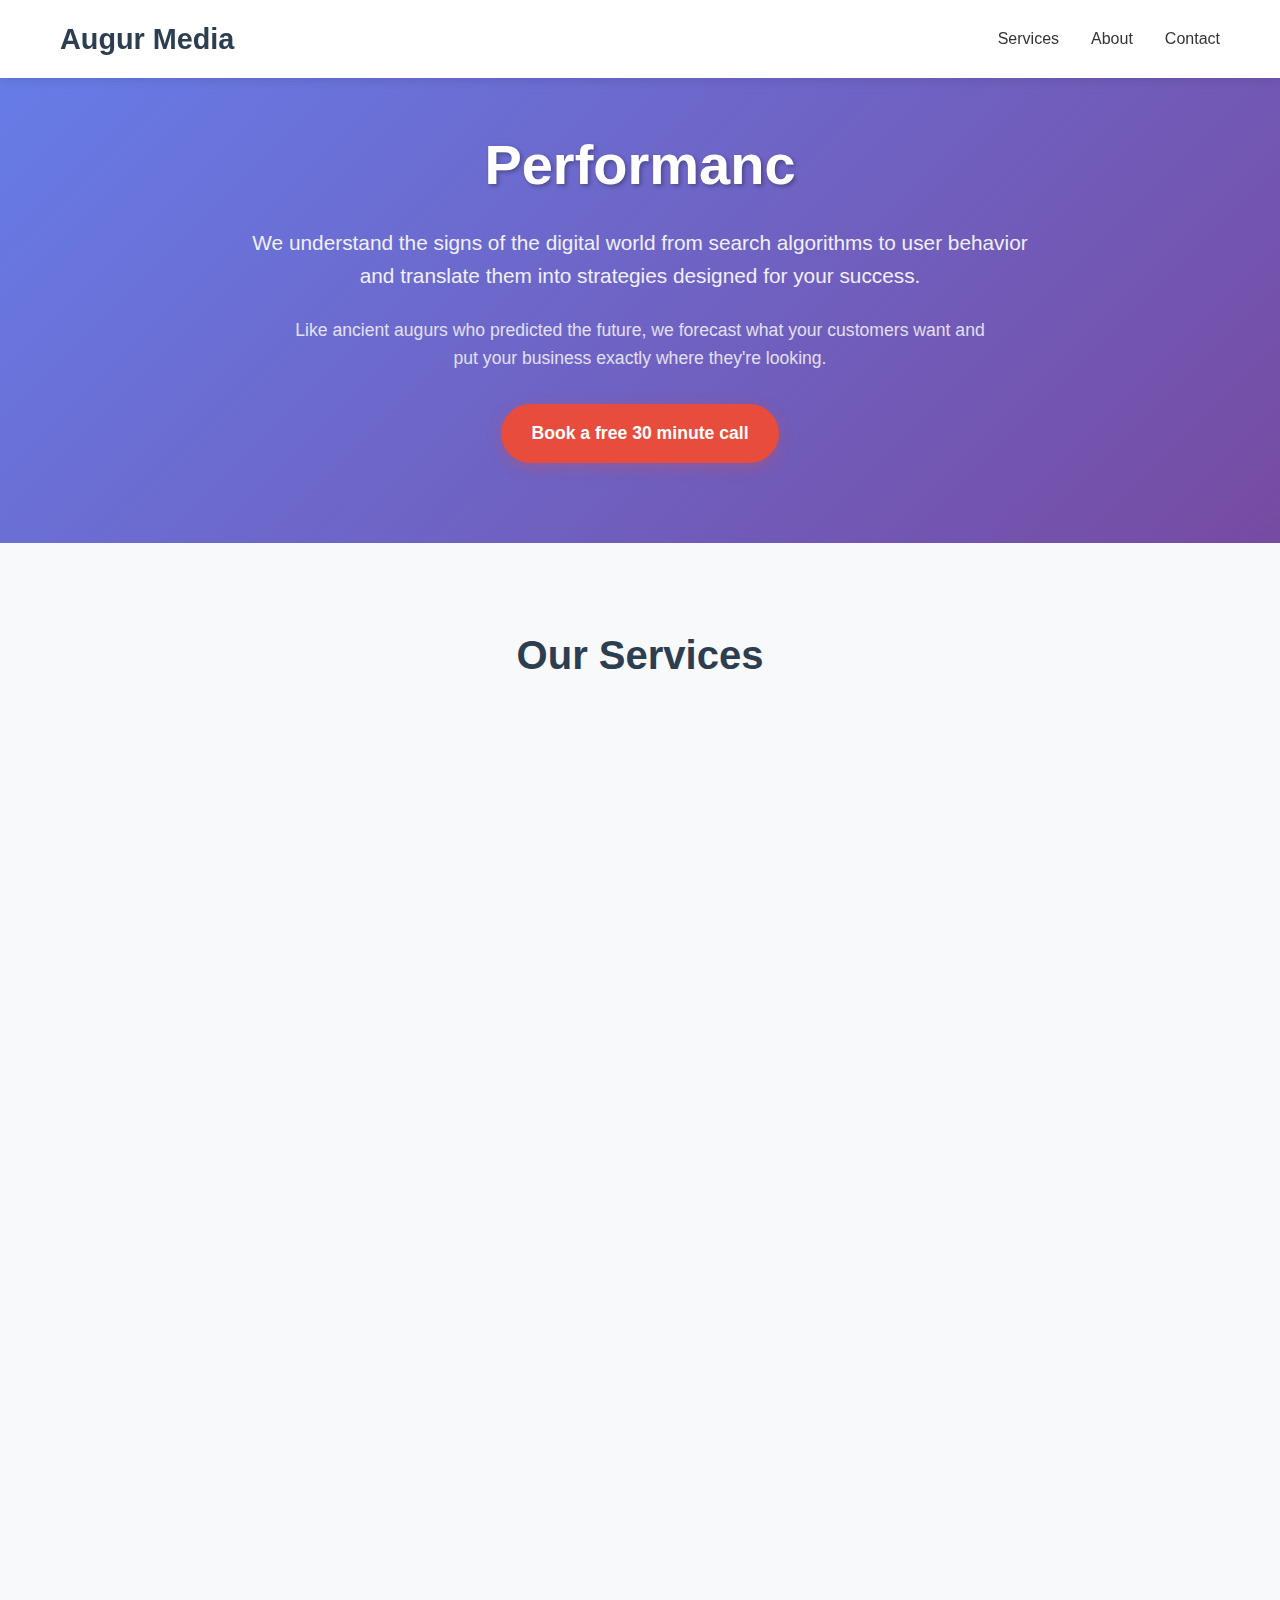
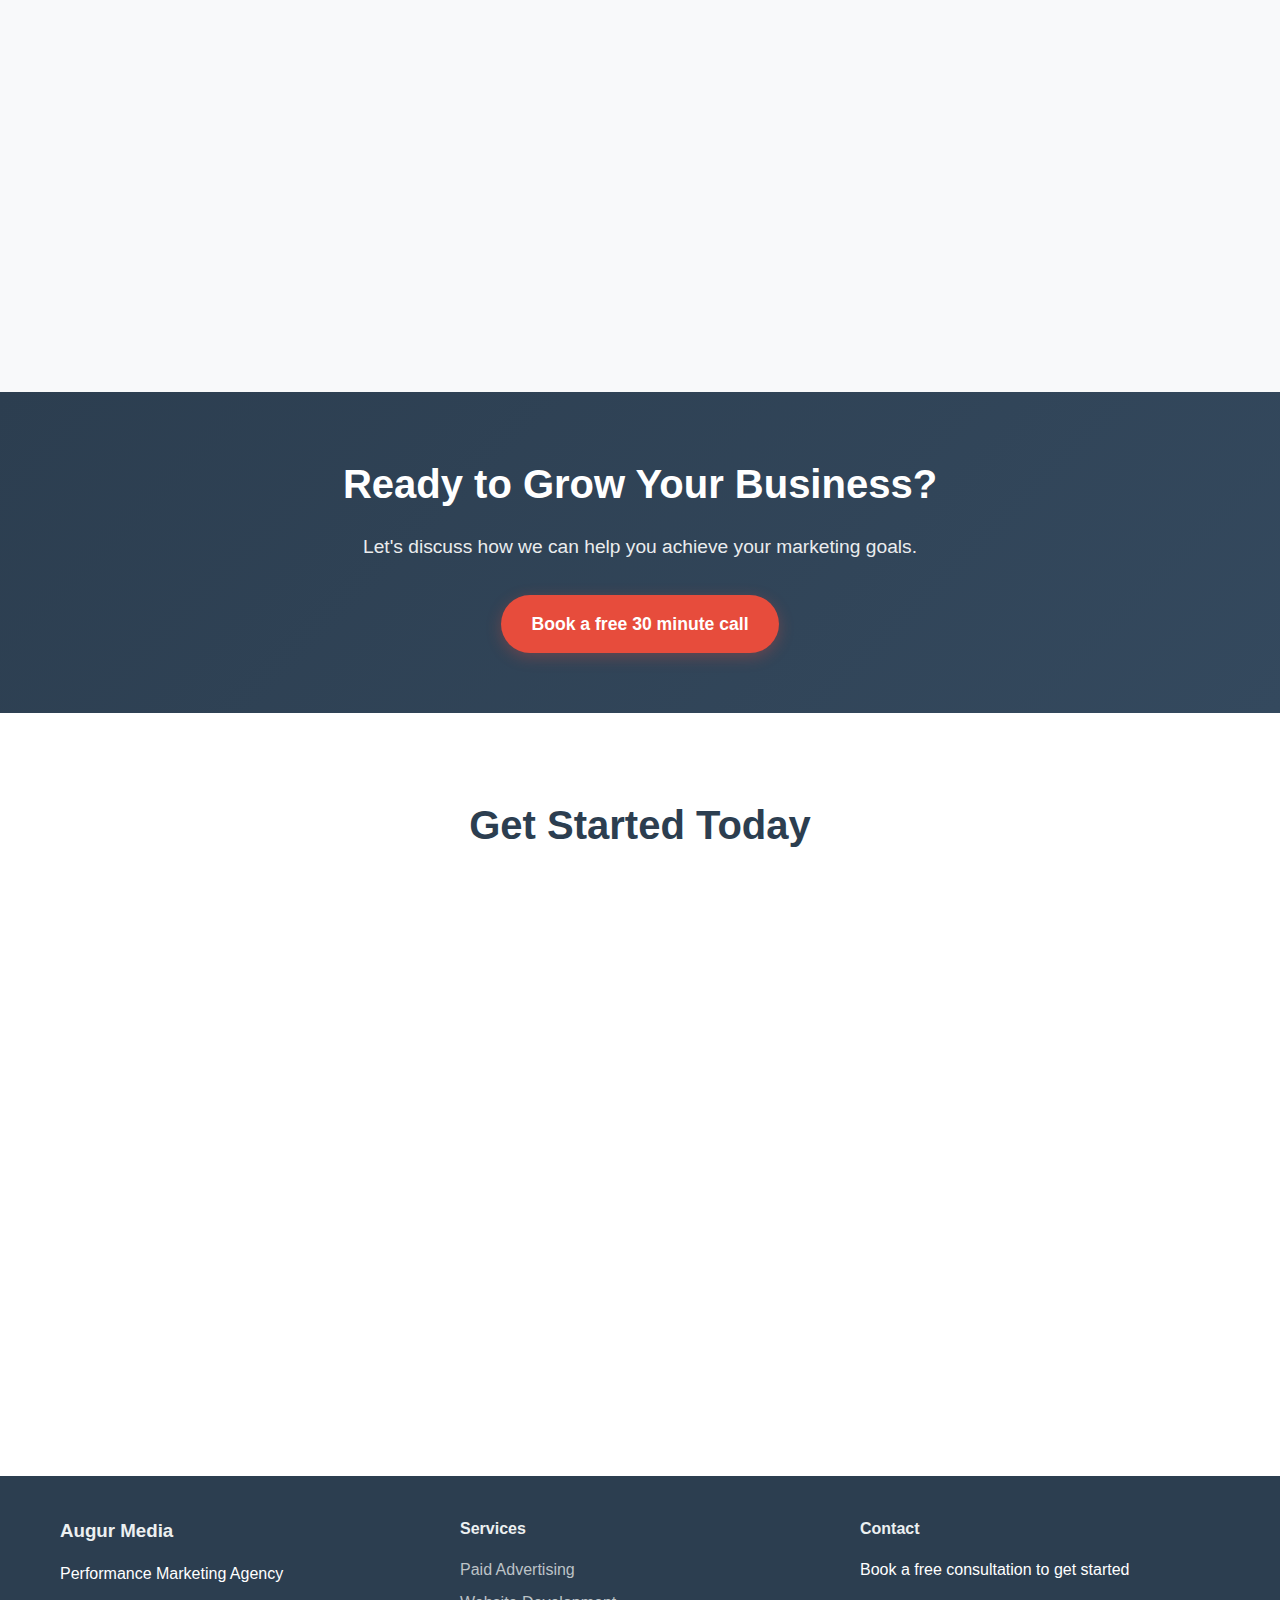
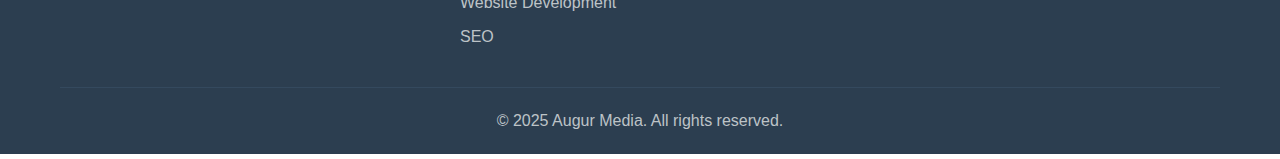
<file: index.html>
<!DOCTYPE html>
<html lang="en">
<head>
    <meta charset="UTF-8">
    <meta name="viewport" content="width=device-width, initial-scale=1.0">
    <title>Augur Media - Performance Marketing Agency</title>
    <link rel="stylesheet" href="style.css">
</head>
<body>
    <!-- Header -->
    <header class="header">
        <nav class="nav">
            <div class="nav-container">
                <div class="logo">
                    <h1>Augur Media</h1>
                </div>
                <ul class="nav-menu">
                    <li><a href="#services">Services</a></li>
                    <li><a href="#about">About</a></li>
                    <li><a href="#contact">Contact</a></li>
                </ul>
                <button class="nav-toggle">
                    <span></span>
                    <span></span>
                    <span></span>
                </button>
            </div>
        </nav>
    </header>

    <!-- Hero Section -->
    <section class="hero">
        <div class="container">
            <div class="hero-content">
                <h1 class="hero-title">Performance Marketing Agency</h1>
                <p class="hero-subtitle">We understand the signs of the digital world from search algorithms to user behavior and translate them into strategies designed for your success.</p>
                <p class="hero-description">Like ancient augurs who predicted the future, we forecast what your customers want and put your business exactly where they're looking.</p>
                <a href="#contact" class="cta-button">Book a free 30 minute call</a>
            </div>
        </div>
    </section>

    <!-- Services Section -->
    <section id="services" class="services">
        <div class="container">
            <h2 class="section-title">Our Services</h2>
            
            <!-- Paid Advertising Service -->
            <div class="service-card">
                <div class="service-content">
                    <h3>Paid Advertising</h3>
                    <p>Stop wasting money on ads that don't convert. We create campaigns that target people actively searching for what you sell.</p>
                    <ul class="service-benefits">
                        <li>✔️ Show up when customers are ready to buy</li>
                        <li>✔️ Track every dollar spent and earned</li>
                        <li>✔️ Beat competitors who aren't advertising intelligently</li>
                    </ul>
                </div>
            </div>

            <!-- Website Development Service -->
            <div class="service-card">
                <div class="service-content">
                    <h3>Websites That Convert Visitors</h3>
                    <p>Your website should work as hard as you do. We build fast, beautiful sites that turn browsers into buyers.</p>
                    <ul class="service-benefits">
                        <li>✔️ Mobile-friendly design that works everywhere</li>
                        <li>✔️ Fast loading speeds that keep visitors engaged</li>
                        <li>✔️ Clear calls-to-action that drive sales</li>
                        <li>✔️ Easy updates without technical headaches</li>
                    </ul>
                </div>
            </div>

            <!-- SEO Service -->
            <div class="service-card">
                <div class="service-content">
                    <h3>Search Engine Optimization</h3>
                    <p>We help your business rank prominently in your specific market, & constantly analyze search trends and digital signals, to guide your content and ranking strategy, and we keep you updated on our progress with monthly reports.</p>
                    <p><strong>Appear at the top of Google when customers search for your services.</strong></p>
                    <ul class="service-benefits">
                        <li>✔️ Rank higher than your competition</li>
                        <li>✔️ Attract customers who are ready to buy</li>
                        <li>✔️ Build authority and trust in your market</li>
                    </ul>
                </div>
            </div>
        </div>
    </section>

    <!-- CTA Section -->
    <section class="cta-section">
        <div class="container">
            <h2>Ready to Grow Your Business?</h2>
            <p>Let's discuss how we can help you achieve your marketing goals.</p>
            <a href="#contact" class="cta-button">Book a free 30 minute call</a>
        </div>
    </section>

    <!-- Contact Section -->
    <section id="contact" class="contact">
        <div class="container">
            <h2 class="section-title">Get Started Today</h2>
            <div class="contact-content">
                <div class="contact-info">
                    <h3>Book Your Free Consultation</h3>
                    <p>Discover how we can help your business grow with our performance marketing strategies.</p>
                </div>
                <div class="contact-form">
                    <form id="contactForm">
                        <input type="text" name="name" placeholder="Your Name" required>
                        <input type="email" name="email" placeholder="Your Email" required>
                        <input type="tel" name="phone" placeholder="Your Phone" required>
                        <textarea name="message" placeholder="Tell us about your business" rows="5" required></textarea>
                        <button type="submit">Send Message</button>
                    </form>
                </div>
            </div>
        </div>
    </section>

    <!-- Footer -->
    <footer class="footer">
        <div class="container">
            <div class="footer-content">
                <div class="footer-section">
                    <h3>Augur Media</h3>
                    <p>Performance Marketing Agency</p>
                </div>
                <div class="footer-section">
                    <h4>Services</h4>
                    <ul>
                        <li><a href="#services">Paid Advertising</a></li>
                        <li><a href="#services">Website Development</a></li>
                        <li><a href="#services">SEO</a></li>
                    </ul>
                </div>
                <div class="footer-section">
                    <h4>Contact</h4>
                    <p>Book a free consultation to get started</p>
                </div>
            </div>
            <div class="footer-bottom">
                <p>&copy; 2025 Augur Media. All rights reserved.</p>
            </div>
        </div>
    </footer>

    <script src="script.js"></script>
</body>
</html>
</file>
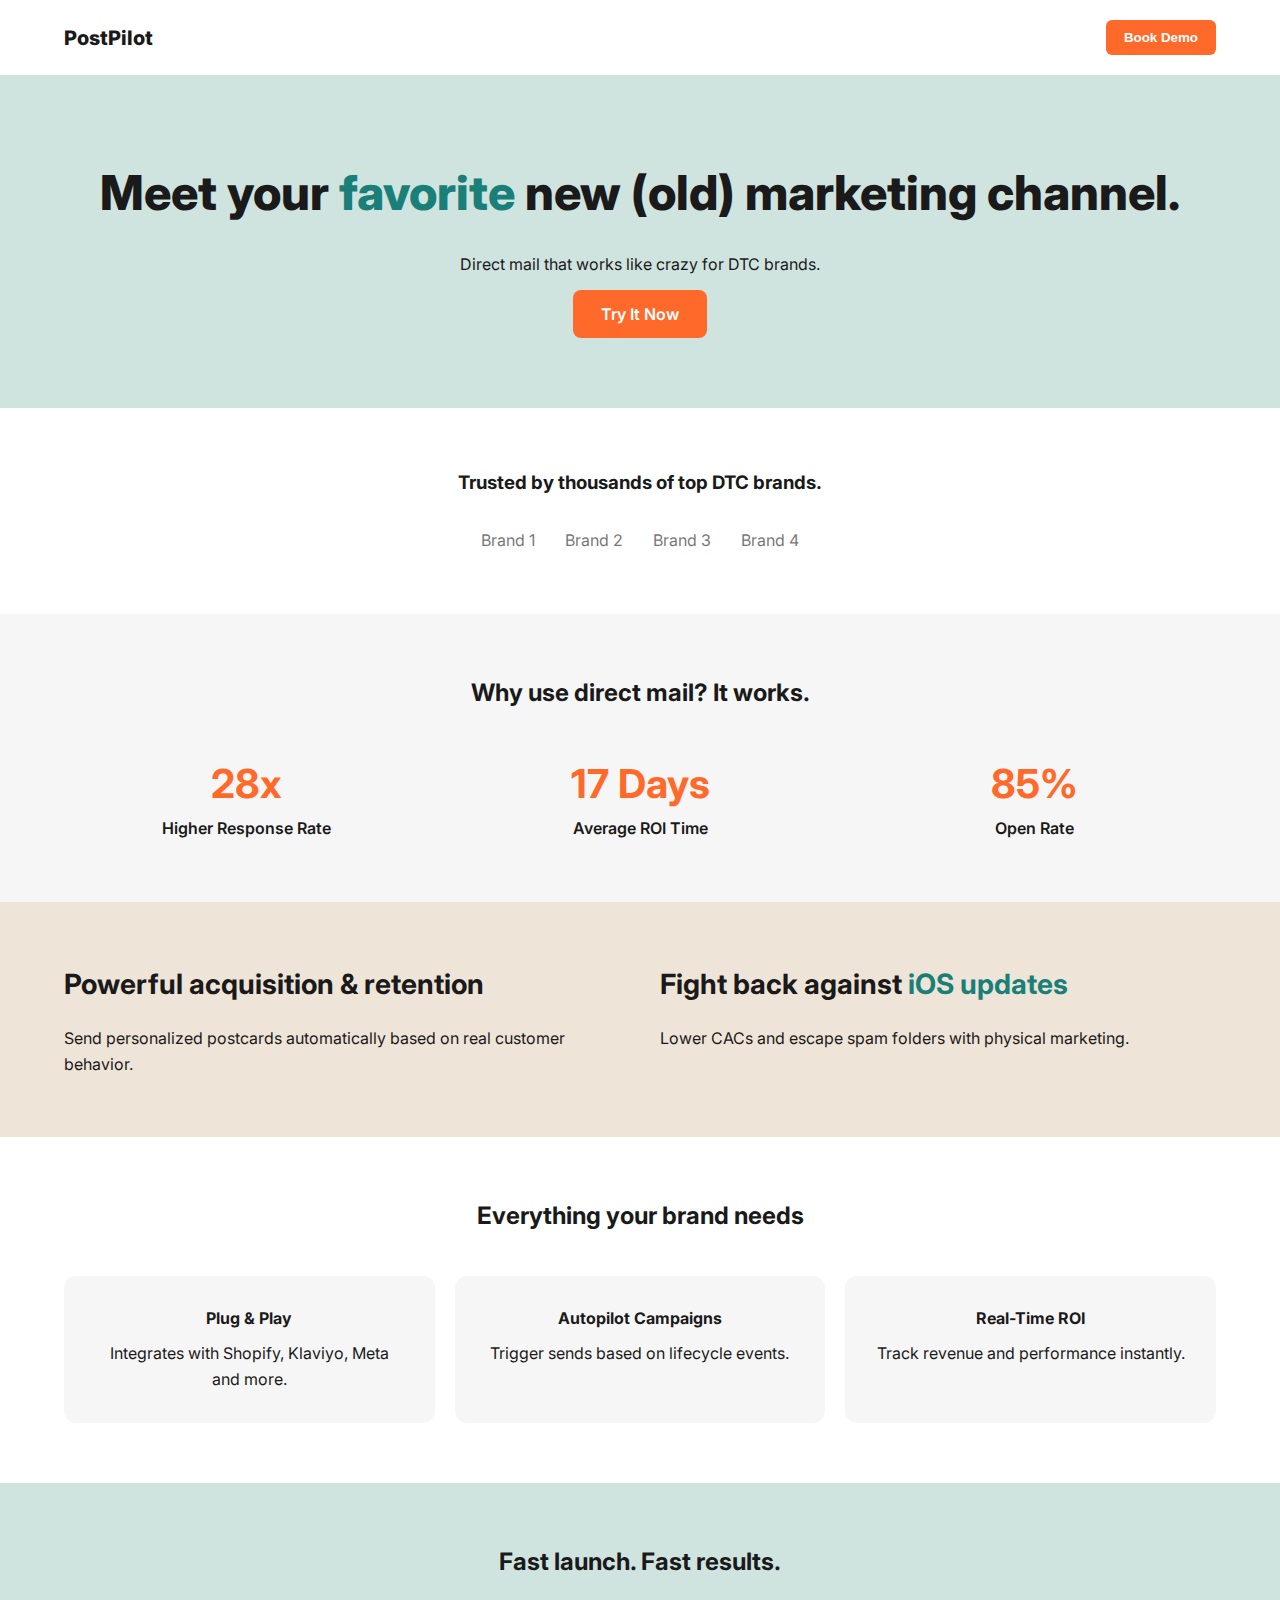
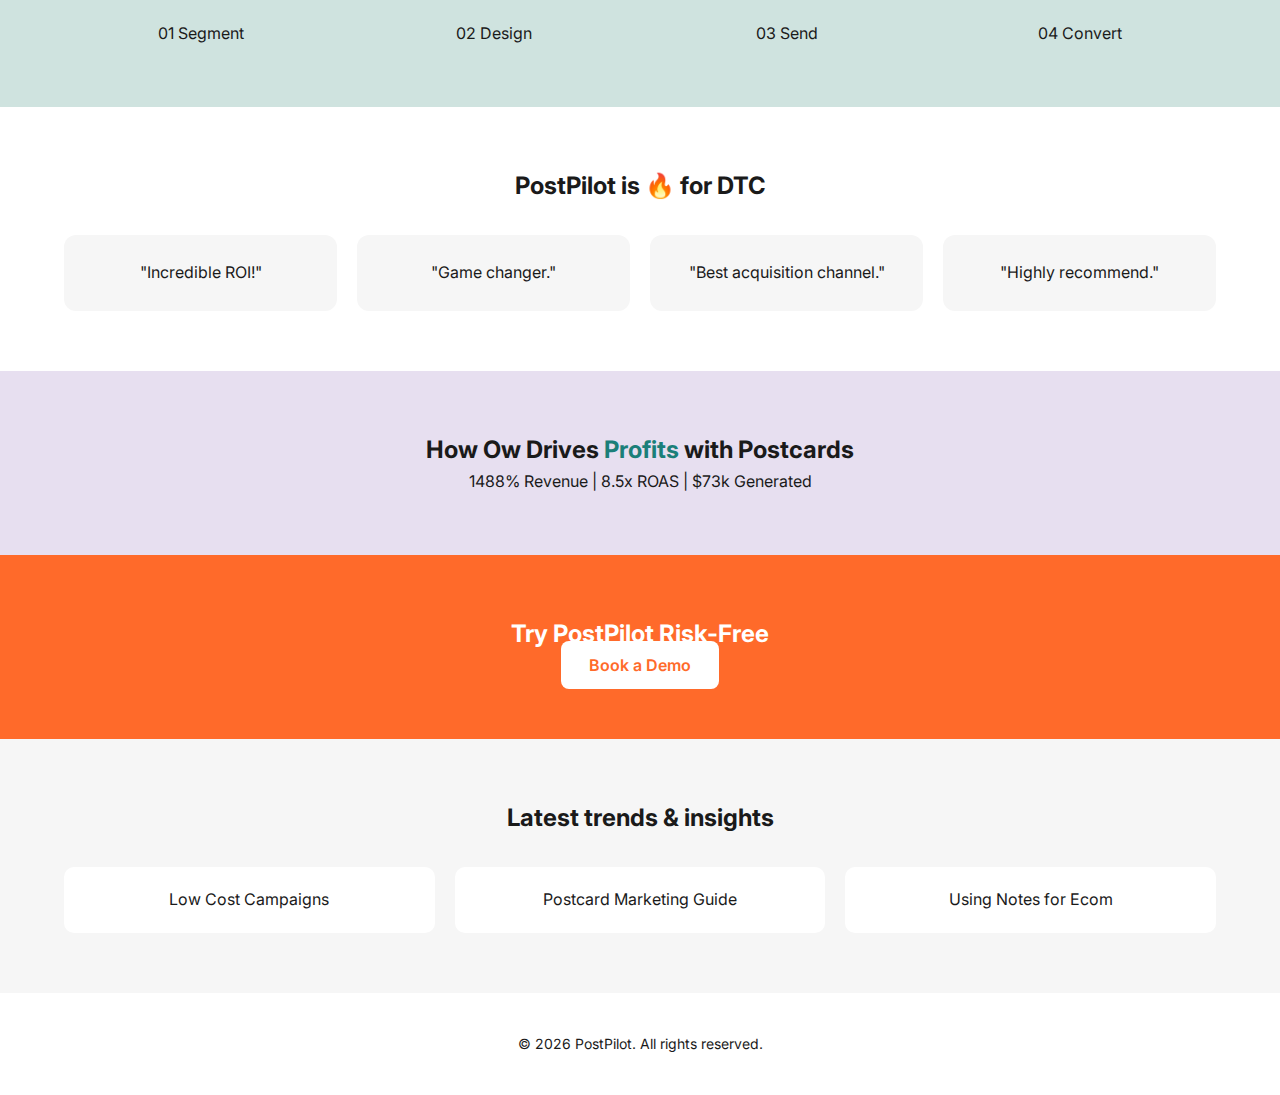
<file: home.html>
<!DOCTYPE html>
<html lang="en">
<head>
<meta charset="UTF-8" />
<meta name="viewport" content="width=device-width, initial-scale=1.0" />
<title>Flywheel Test Clone</title>
<link href="https://fonts.googleapis.com/css2?family=Inter:wght@400;600;800&display=swap" rel="stylesheet">
<style>
:root {
  --mint: #cfe3df;
  --beige: #efe4d8;
  --orange: #ff6a2a;
  --dark: #1a1a1a;
  --teal: #1b7f79;
  --light-gray: #f6f6f6;
}

* {
  margin: 0;
  padding: 0;
  box-sizing: border-box;
}

body {
  font-family: 'Inter', sans-serif;
  color: var(--dark);
  line-height: 1.6;
}

.container {
  width: 90%;
  max-width: 1200px;
  margin: auto;
}

section {
  padding: 60px 0;
}

/* ---------------- NAV ---------------- */
nav {
  display: flex;
  justify-content: space-between;
  align-items: center;
  padding: 20px 5%;
  background: white;
}

nav .logo {
  font-weight: 800;
  font-size: 20px;
}

nav button {
  background: var(--orange);
  border: none;
  padding: 10px 18px;
  color: white;
  border-radius: 6px;
  cursor: pointer;
  font-weight: 600;
}

/* ---------------- HERO ---------------- */
.hero {
  background: var(--mint);
  text-align: center;
  padding: 80px 20px;
}

.hero h1 {
  font-size: 36px;
  font-weight: 800;
  margin-bottom: 20px;
}

.hero h1 span {
  color: var(--teal);
}

.hero p {
  max-width: 600px;
  margin: auto;
  margin-bottom: 25px;
}

.hero .cta {
  background: var(--orange);
  color: white;
  padding: 14px 28px;
  border-radius: 8px;
  text-decoration: none;
  font-weight: 600;
}

/* ---------------- TRUST STRIP ---------------- */
.trust {
  text-align: center;
  background: white;
}

.trust h3 {
  margin-bottom: 30px;
}

.logos {
  display: flex;
  flex-wrap: wrap;
  justify-content: center;
  gap: 30px;
  opacity: 0.6;
}

/* ---------------- METRICS ---------------- */
.metrics {
  background: var(--light-gray);
  text-align: center;
}

.metric-grid {
  display: grid;
  grid-template-columns: 1fr;
  gap: 30px;
  margin-top: 40px;
}

.metric h2 {
  font-size: 40px;
  color: var(--orange);
}

.metric p {
  font-weight: 600;
}

/* ---------------- VALUE PROP ---------------- */
.value {
  background: var(--beige);
}

.value-grid {
  display: grid;
  grid-template-columns: 1fr;
  gap: 40px;
}

.value h2 {
  font-size: 28px;
  margin-bottom: 20px;
}

.value span {
  color: var(--teal);
}

/* ---------------- FEATURES ---------------- */
.features {
  text-align: center;
}

.feature-grid {
  display: grid;
  grid-template-columns: 1fr;
  gap: 20px;
  margin-top: 40px;
}

.feature {
  background: var(--light-gray);
  padding: 30px;
  border-radius: 12px;
}

.feature h4 {
  margin-bottom: 10px;
}

/* ---------------- STEPS ---------------- */
.steps {
  background: var(--mint);
  text-align: center;
}

.step-list {
  margin-top: 40px;
  display: grid;
  gap: 20px;
}

/* ---------------- TESTIMONIALS ---------------- */
.testimonials {
  text-align: center;
}

.testimonial-grid {
  display: grid;
  gap: 20px;
  margin-top: 30px;
}

.testimonial {
  background: var(--light-gray);
  padding: 25px;
  border-radius: 12px;
}

/* ---------------- CASE STUDY ---------------- */
.case-study {
  background: #e7dff0;
  text-align: center;
}

.case-study h2 span {
  color: var(--teal);
}

/* ---------------- CTA ---------------- */
.cta-banner {
  background: var(--orange);
  color: white;
  text-align: center;
  padding: 60px 20px;
}

.cta-banner a {
  background: white;
  color: var(--orange);
  padding: 14px 28px;
  border-radius: 8px;
  font-weight: 600;
  text-decoration: none;
}

/* ---------------- BLOG ---------------- */
.blog {
  background: var(--light-gray);
  text-align: center;
}

.blog-grid {
  display: grid;
  gap: 20px;
  margin-top: 30px;
}

.blog-card {
  background: white;
  padding: 20px;
  border-radius: 10px;
}

/* ---------------- FOOTER ---------------- */
footer {
  background: white;
  padding: 40px 5%;
  text-align: center;
  font-size: 14px;
}

/* ---------------- DESKTOP ---------------- */
@media(min-width: 768px) {

.hero h1 {
  font-size: 48px;
}

.metric-grid {
  grid-template-columns: repeat(3, 1fr);
}

.value-grid {
  grid-template-columns: repeat(2, 1fr);
}

.feature-grid {
  grid-template-columns: repeat(3, 1fr);
}

.step-list {
  grid-template-columns: repeat(4, 1fr);
}

.testimonial-grid {
  grid-template-columns: repeat(4, 1fr);
}

.blog-grid {
  grid-template-columns: repeat(3, 1fr);
}

}
</style>
</head>
<body>

<nav>
  <div class="logo">PostPilot</div>
  <button>Book Demo</button>
</nav>

<section class="hero">
  <h1>Meet your <span>favorite</span> new (old) marketing channel.</h1>
  <p>Direct mail that works like crazy for DTC brands.</p>
  <a href="#" class="cta">Try It Now</a>
</section>

<section class="trust">
  <div class="container">
    <h3>Trusted by thousands of top DTC brands.</h3>
    <div class="logos">
      <div>Brand 1</div>
      <div>Brand 2</div>
      <div>Brand 3</div>
      <div>Brand 4</div>
    </div>
  </div>
</section>

<section class="metrics">
  <div class="container">
    <h2>Why use direct mail? It works.</h2>
    <div class="metric-grid">
      <div class="metric">
        <h2>28x</h2>
        <p>Higher Response Rate</p>
      </div>
      <div class="metric">
        <h2>17 Days</h2>
        <p>Average ROI Time</p>
      </div>
      <div class="metric">
        <h2>85%</h2>
        <p>Open Rate</p>
      </div>
    </div>
  </div>
</section>

<section class="value">
  <div class="container">
    <div class="value-grid">
      <div>
        <h2>Powerful acquisition & retention</h2>
        <p>Send personalized postcards automatically based on real customer behavior.</p>
      </div>
      <div>
        <h2>Fight back against <span>iOS updates</span></h2>
        <p>Lower CACs and escape spam folders with physical marketing.</p>
      </div>
    </div>
  </div>
</section>

<section class="features">
  <div class="container">
    <h2>Everything your brand needs</h2>
    <div class="feature-grid">
      <div class="feature">
        <h4>Plug & Play</h4>
        <p>Integrates with Shopify, Klaviyo, Meta and more.</p>
      </div>
      <div class="feature">
        <h4>Autopilot Campaigns</h4>
        <p>Trigger sends based on lifecycle events.</p>
      </div>
      <div class="feature">
        <h4>Real-Time ROI</h4>
        <p>Track revenue and performance instantly.</p>
      </div>
    </div>
  </div>
</section>

<section class="steps">
  <div class="container">
    <h2>Fast launch. Fast results.</h2>
    <div class="step-list">
      <div>01 Segment</div>
      <div>02 Design</div>
      <div>03 Send</div>
      <div>04 Convert</div>
    </div>
  </div>
</section>

<section class="testimonials">
  <div class="container">
    <h2>PostPilot is 🔥 for DTC</h2>
    <div class="testimonial-grid">
      <div class="testimonial">"Incredible ROI!"</div>
      <div class="testimonial">"Game changer."</div>
      <div class="testimonial">"Best acquisition channel."</div>
      <div class="testimonial">"Highly recommend."</div>
    </div>
  </div>
</section>

<section class="case-study">
  <div class="container">
    <h2>How Ow Drives <span>Profits</span> with Postcards</h2>
    <p>1488% Revenue | 8.5x ROAS | $73k Generated</p>
  </div>
</section>

<section class="cta-banner">
  <h2>Try PostPilot Risk-Free</h2>
  <a href="#">Book a Demo</a>
</section>

<section class="blog">
  <div class="container">
    <h2>Latest trends & insights</h2>
    <div class="blog-grid">
      <div class="blog-card">Low Cost Campaigns</div>
      <div class="blog-card">Postcard Marketing Guide</div>
      <div class="blog-card">Using Notes for Ecom</div>
    </div>
  </div>
</section>

<footer>
  © 2026 PostPilot. All rights reserved.
</footer>

</body>
</html>
</file>
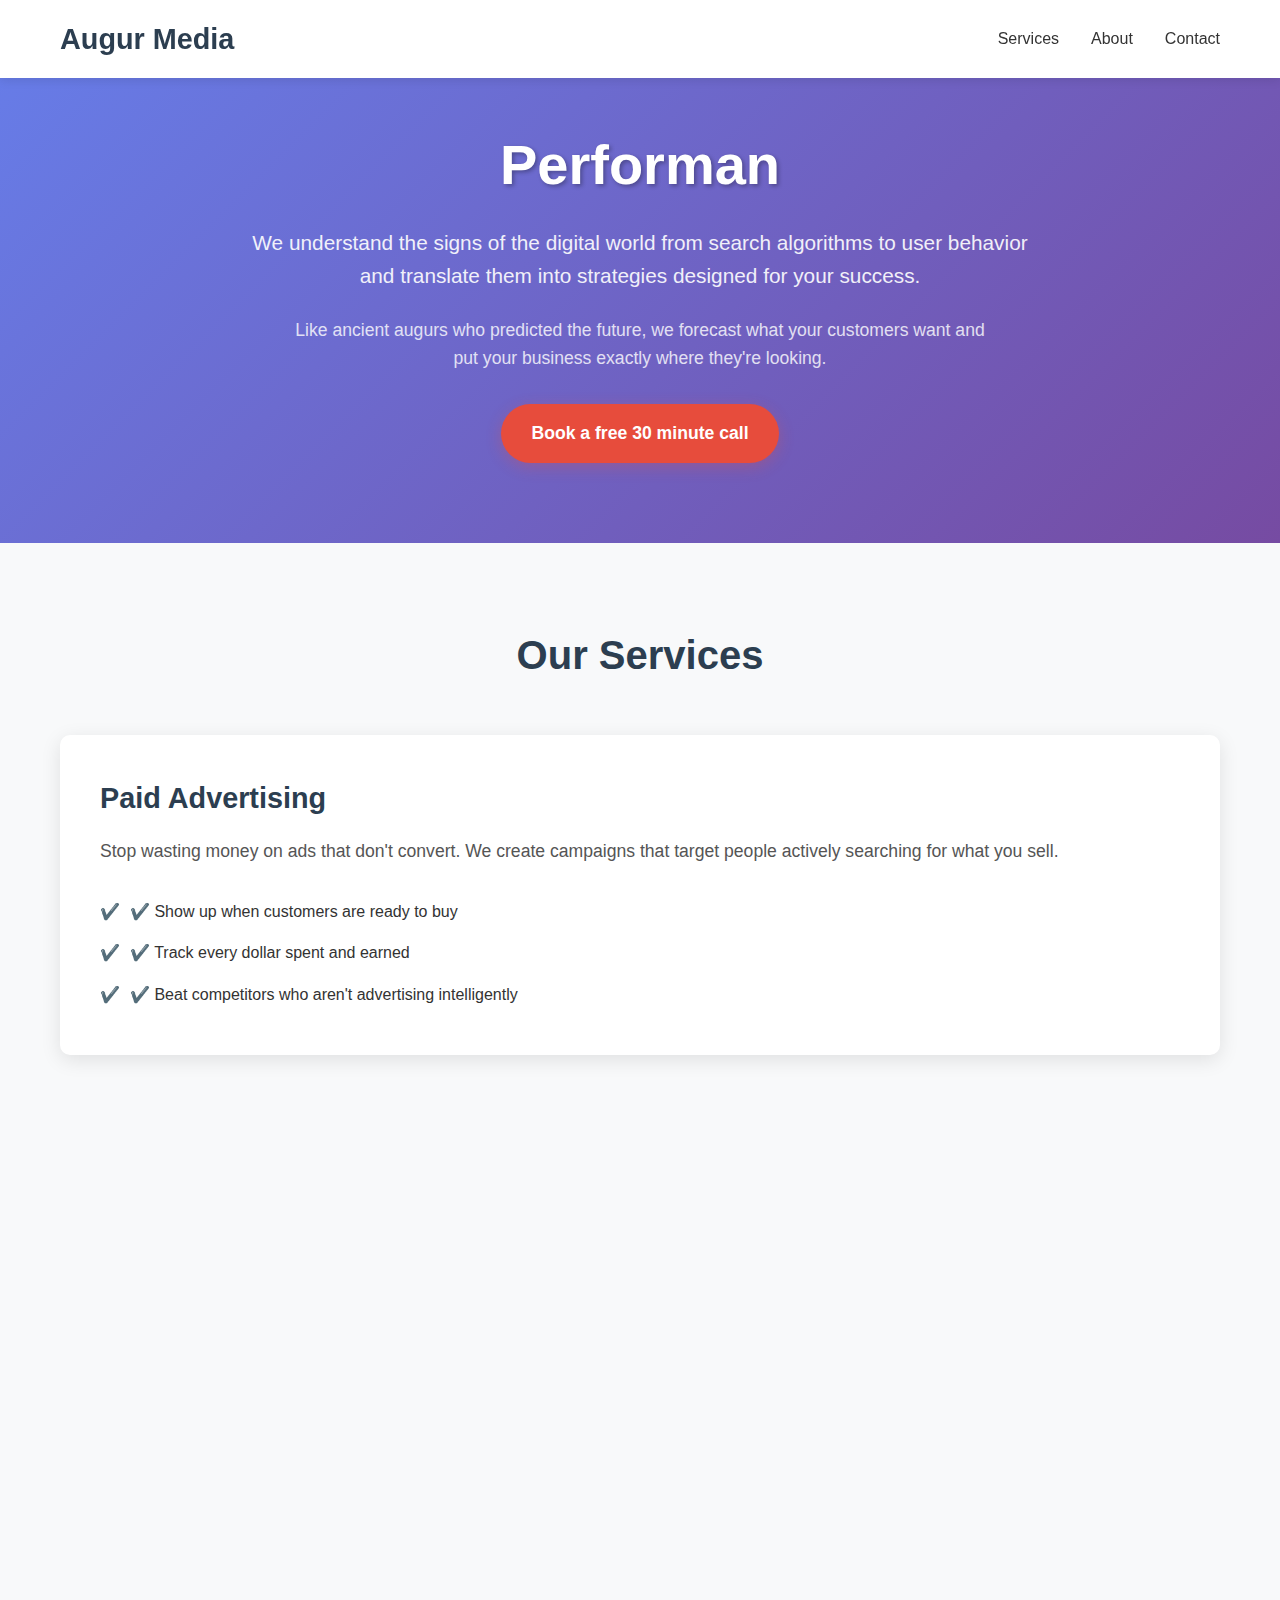
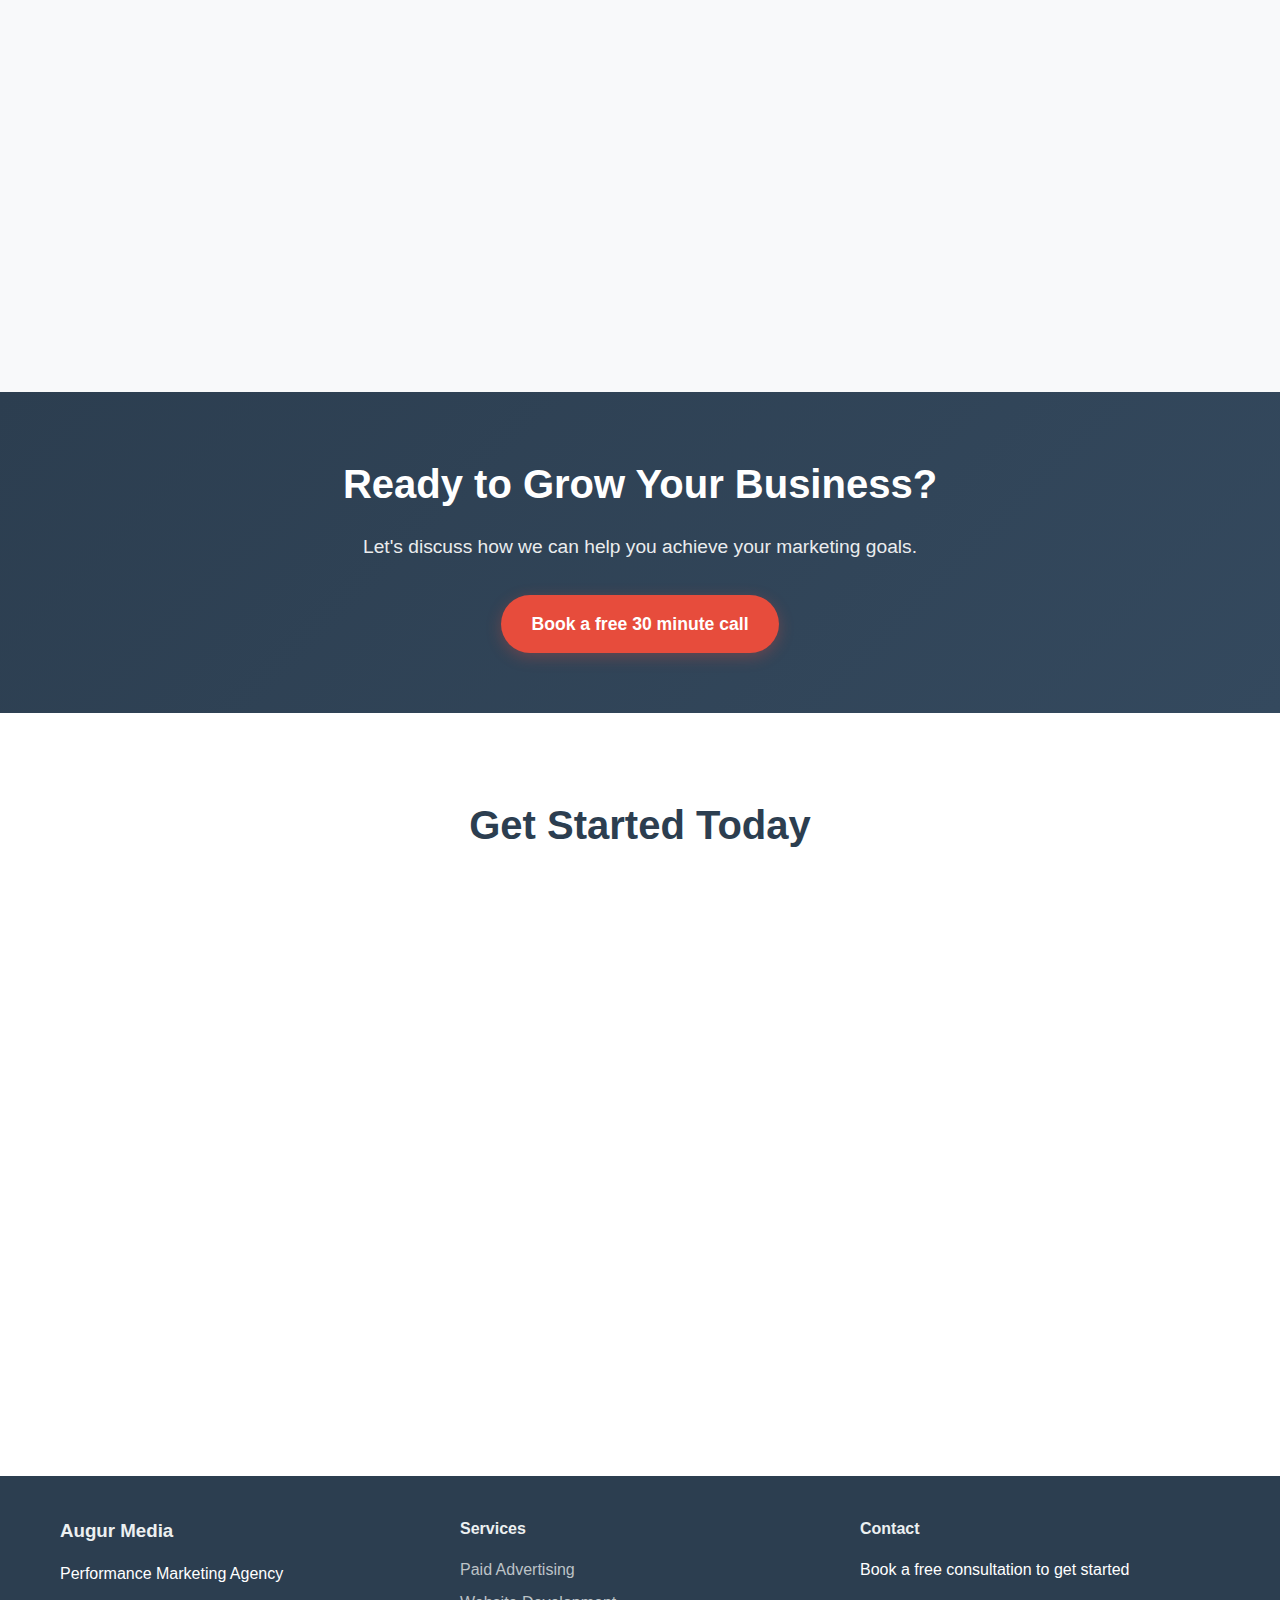
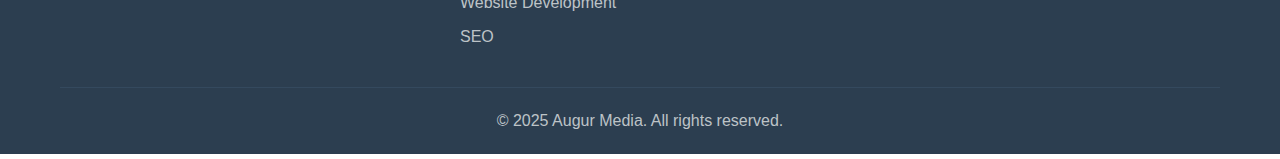
<file: index_html.html>
<!DOCTYPE html>
<html lang="en">
<head>
    <meta charset="UTF-8">
    <meta name="viewport" content="width=device-width, initial-scale=1.0">
    <title>Augur Media - Performance Marketing Agency</title>
    <link rel="stylesheet" href="style.css">
</head>
<body>
    <!-- Header -->
    <header class="header">
        <nav class="nav">
            <div class="nav-container">
                <div class="logo">
                    <h1>Augur Media</h1>
                </div>
                <ul class="nav-menu">
                    <li><a href="#services">Services</a></li>
                    <li><a href="#about">About</a></li>
                    <li><a href="#contact">Contact</a></li>
                </ul>
                <button class="nav-toggle">
                    <span></span>
                    <span></span>
                    <span></span>
                </button>
            </div>
        </nav>
    </header>

    <!-- Hero Section -->
    <section class="hero">
        <div class="container">
            <div class="hero-content">
                <h1 class="hero-title">Performance Marketing Agency</h1>
                <p class="hero-subtitle">We understand the signs of the digital world from search algorithms to user behavior and translate them into strategies designed for your success.</p>
                <p class="hero-description">Like ancient augurs who predicted the future, we forecast what your customers want and put your business exactly where they're looking.</p>
                <a href="#contact" class="cta-button">Book a free 30 minute call</a>
            </div>
        </div>
    </section>

    <!-- Services Section -->
    <section id="services" class="services">
        <div class="container">
            <h2 class="section-title">Our Services</h2>
            
            <!-- Paid Advertising Service -->
            <div class="service-card">
                <div class="service-content">
                    <h3>Paid Advertising</h3>
                    <p>Stop wasting money on ads that don't convert. We create campaigns that target people actively searching for what you sell.</p>
                    <ul class="service-benefits">
                        <li>✔️ Show up when customers are ready to buy</li>
                        <li>✔️ Track every dollar spent and earned</li>
                        <li>✔️ Beat competitors who aren't advertising intelligently</li>
                    </ul>
                </div>
            </div>

            <!-- Website Development Service -->
            <div class="service-card">
                <div class="service-content">
                    <h3>Websites That Convert Visitors</h3>
                    <p>Your website should work as hard as you do. We build fast, beautiful sites that turn browsers into buyers.</p>
                    <ul class="service-benefits">
                        <li>✔️ Mobile-friendly design that works everywhere</li>
                        <li>✔️ Fast loading speeds that keep visitors engaged</li>
                        <li>✔️ Clear calls-to-action that drive sales</li>
                        <li>✔️ Easy updates without technical headaches</li>
                    </ul>
                </div>
            </div>

            <!-- SEO Service -->
            <div class="service-card">
                <div class="service-content">
                    <h3>Search Engine Optimization</h3>
                    <p>We help your business rank prominently in your specific market, & constantly analyze search trends and digital signals, to guide your content and ranking strategy, and we keep you updated on our progress with monthly reports.</p>
                    <p><strong>Appear at the top of Google when customers search for your services.</strong></p>
                    <ul class="service-benefits">
                        <li>✔️ Rank higher than your competition</li>
                        <li>✔️ Attract customers who are ready to buy</li>
                        <li>✔️ Build authority and trust in your market</li>
                    </ul>
                </div>
            </div>
        </div>
    </section>

    <!-- CTA Section -->
    <section class="cta-section">
        <div class="container">
            <h2>Ready to Grow Your Business?</h2>
            <p>Let's discuss how we can help you achieve your marketing goals.</p>
            <a href="#contact" class="cta-button">Book a free 30 minute call</a>
        </div>
    </section>

    <!-- Contact Section -->
    <section id="contact" class="contact">
        <div class="container">
            <h2 class="section-title">Get Started Today</h2>
            <div class="contact-content">
                <div class="contact-info">
                    <h3>Book Your Free Consultation</h3>
                    <p>Discover how we can help your business grow with our performance marketing strategies.</p>
                </div>
                <div class="contact-form">
                    <form id="contactForm">
                        <input type="text" name="name" placeholder="Your Name" required>
                        <input type="email" name="email" placeholder="Your Email" required>
                        <input type="tel" name="phone" placeholder="Your Phone" required>
                        <textarea name="message" placeholder="Tell us about your business" rows="5" required></textarea>
                        <button type="submit">Send Message</button>
                    </form>
                </div>
            </div>
        </div>
    </section>

    <!-- Footer -->
    <footer class="footer">
        <div class="container">
            <div class="footer-content">
                <div class="footer-section">
                    <h3>Augur Media</h3>
                    <p>Performance Marketing Agency</p>
                </div>
                <div class="footer-section">
                    <h4>Services</h4>
                    <ul>
                        <li><a href="#services">Paid Advertising</a></li>
                        <li><a href="#services">Website Development</a></li>
                        <li><a href="#services">SEO</a></li>
                    </ul>
                </div>
                <div class="footer-section">
                    <h4>Contact</h4>
                    <p>Book a free consultation to get started</p>
                </div>
            </div>
            <div class="footer-bottom">
                <p>&copy; 2025 Augur Media. All rights reserved.</p>
            </div>
        </div>
    </footer>

    <script src="script.js"></script>
</body>
</html>
</file>
<file: style.css>
/* Reset and Base Styles */
* {
    margin: 0;
    padding: 0;
    box-sizing: border-box;
}

body {
    font-family: 'Arial', sans-serif;
    line-height: 1.6;
    color: #333;
    background-color: #fff;
}

.container {
    max-width: 1200px;
    margin: 0 auto;
    padding: 0 20px;
}

/* Header Styles */
.header {
    background-color: #fff;
    box-shadow: 0 2px 10px rgba(0, 0, 0, 0.1);
    position: fixed;
    top: 0;
    left: 0;
    right: 0;
    z-index: 1000;
}

.nav-container {
    display: flex;
    justify-content: space-between;
    align-items: center;
    padding: 1rem 20px;
    max-width: 1200px;
    margin: 0 auto;
}

.logo h1 {
    font-size: 1.8rem;
    font-weight: bold;
    color: #2c3e50;
}

.nav-menu {
    display: flex;
    list-style: none;
    gap: 2rem;
}

.nav-menu a {
    text-decoration: none;
    color: #333;
    font-weight: 500;
    transition: color 0.3s ease;
}

.nav-menu a:hover {
    color: #3498db;
}

.nav-toggle {
    display: none;
    flex-direction: column;
    background: none;
    border: none;
    cursor: pointer;
}

.nav-toggle span {
    width: 25px;
    height: 3px;
    background-color: #333;
    margin: 3px 0;
    transition: 0.3s;
}

/* Hero Section */
.hero {
    background: linear-gradient(135deg, #667eea 0%, #764ba2 100%);
    color: white;
    padding: 120px 0 80px;
    text-align: center;
}

.hero-title {
    font-size: 3.5rem;
    font-weight: bold;
    margin-bottom: 1rem;
    text-shadow: 2px 2px 4px rgba(0, 0, 0, 0.3);
}

.hero-subtitle {
    font-size: 1.3rem;
    margin-bottom: 1.5rem;
    max-width: 800px;
    margin-left: auto;
    margin-right: auto;
    opacity: 0.9;
}

.hero-description {
    font-size: 1.1rem;
    margin-bottom: 2rem;
    max-width: 700px;
    margin-left: auto;
    margin-right: auto;
    opacity: 0.8;
}

.cta-button {
    display: inline-block;
    background-color: #e74c3c;
    color: white;
    padding: 15px 30px;
    text-decoration: none;
    border-radius: 50px;
    font-weight: bold;
    font-size: 1.1rem;
    transition: all 0.3s ease;
    box-shadow: 0 4px 15px rgba(231, 76, 60, 0.3);
}

.cta-button:hover {
    background-color: #c0392b;
    transform: translateY(-2px);
    box-shadow: 0 6px 20px rgba(231, 76, 60, 0.4);
}

/* Services Section */
.services {
    padding: 80px 0;
    background-color: #f8f9fa;
}

.section-title {
    text-align: center;
    font-size: 2.5rem;
    color: #2c3e50;
    margin-bottom: 3rem;
    font-weight: bold;
}

.service-card {
    background-color: white;
    padding: 40px;
    margin-bottom: 30px;
    border-radius: 10px;
    box-shadow: 0 5px 20px rgba(0, 0, 0, 0.1);
    transition: transform 0.3s ease, box-shadow 0.3s ease;
}

.service-card:hover {
    transform: translateY(-5px);
    box-shadow: 0 10px 30px rgba(0, 0, 0, 0.15);
}

.service-content h3 {
    font-size: 1.8rem;
    color: #2c3e50;
    margin-bottom: 1rem;
    font-weight: bold;
}

.service-content p {
    font-size: 1.1rem;
    color: #555;
    margin-bottom: 1.5rem;
    line-height: 1.7;
}

.service-benefits {
    list-style: none;
    margin-top: 1.5rem;
}

.service-benefits li {
    padding: 8px 0;
    font-size: 1rem;
    color: #333;
    display: flex;
    align-items: center;
    gap: 10px;
}

.service-benefits li::before {
    content: "✔️";
    color: #27ae60;
    font-weight: bold;
}

/* CTA Section */
.cta-section {
    background: linear-gradient(135deg, #2c3e50 0%, #34495e 100%);
    color: white;
    padding: 60px 0;
    text-align: center;
}

.cta-section h2 {
    font-size: 2.5rem;
    margin-bottom: 1rem;
    font-weight: bold;
}

.cta-section p {
    font-size: 1.2rem;
    margin-bottom: 2rem;
    opacity: 0.9;
}

/* Contact Section */
.contact {
    padding: 80px 0;
    background-color: white;
}

.contact-content {
    display: grid;
    grid-template-columns: 1fr 1fr;
    gap: 50px;
    align-items: start;
}

.contact-info h3 {
    font-size: 1.8rem;
    color: #2c3e50;
    margin-bottom: 1rem;
    font-weight: bold;
}

.contact-info p {
    font-size: 1.1rem;
    color: #555;
    line-height: 1.7;
}

.contact-form {
    background-color: #f8f9fa;
    padding: 40px;
    border-radius: 10px;
    box-shadow: 0 5px 20px rgba(0, 0, 0, 0.1);
}

.contact-form form {
    display: flex;
    flex-direction: column;
    gap: 20px;
}

.contact-form input,
.contact-form textarea {
    padding: 15px;
    border: 2px solid #e0e0e0;
    border-radius: 5px;
    font-size: 1rem;
    transition: border-color 0.3s ease;
}

.contact-form input:focus,
.contact-form textarea:focus {
    outline: none;
    border-color: #3498db;
}

.contact-form button {
    background-color: #3498db;
    color: white;
    padding: 15px 30px;
    border: none;
    border-radius: 5px;
    font-size: 1.1rem;
    font-weight: bold;
    cursor: pointer;
    transition: background-color 0.3s ease;
}

.contact-form button:hover {
    background-color: #2980b9;
}

/* Footer */
.footer {
    background-color: #2c3e50;
    color: white;
    padding: 40px 0 20px;
}

.footer-content {
    display: grid;
    grid-template-columns: repeat(auto-fit, minmax(250px, 1fr));
    gap: 40px;
    margin-bottom: 30px;
}

.footer-section h3,
.footer-section h4 {
    margin-bottom: 15px;
    color: #ecf0f1;
}

.footer-section ul {
    list-style: none;
}

.footer-section ul li {
    margin-bottom: 8px;
}

.footer-section a {
    color: #bdc3c7;
    text-decoration: none;
    transition: color 0.3s ease;
}

.footer-section a:hover {
    color: #3498db;
}

.footer-bottom {
    text-align: center;
    padding-top: 20px;
    border-top: 1px solid #34495e;
    color: #bdc3c7;
}

/* Responsive Design */
@media (max-width: 768px) {
    .nav-menu {
        display: none;
        position: absolute;
        top: 100%;
        left: 0;
        right: 0;
        background-color: white;
        flex-direction: column;
        padding: 20px;
        box-shadow: 0 2px 10px rgba(0, 0, 0, 0.1);
    }

    .nav-menu.active {
        display: flex;
    }

    .nav-toggle {
        display: flex;
    }

    .hero-title {
        font-size: 2.5rem;
    }

    .hero-subtitle {
        font-size: 1.1rem;
    }

    .section-title {
        font-size: 2rem;
    }

    .service-card {
        padding: 30px 20px;
    }

    .contact-content {
        grid-template-columns: 1fr;
        gap: 30px;
    }

    .contact-form {
        padding: 30px 20px;
    }

    .footer-content {
        grid-template-columns: 1fr;
        gap: 30px;
    }
}

@media (max-width: 480px) {
    .hero {
        padding: 100px 0 60px;
    }

    .hero-title {
        font-size: 2rem;
    }

    .hero-subtitle,
    .hero-description {
        font-size: 1rem;
    }

    .services {
        padding: 60px 0;
    }

    .service-card {
        padding: 25px 15px;
    }

    .contact {
        padding: 60px 0;
    }

    .cta-section {
        padding: 40px 0;
    }

    .cta-section h2 {
        font-size: 2rem;
    }
}
</file>
